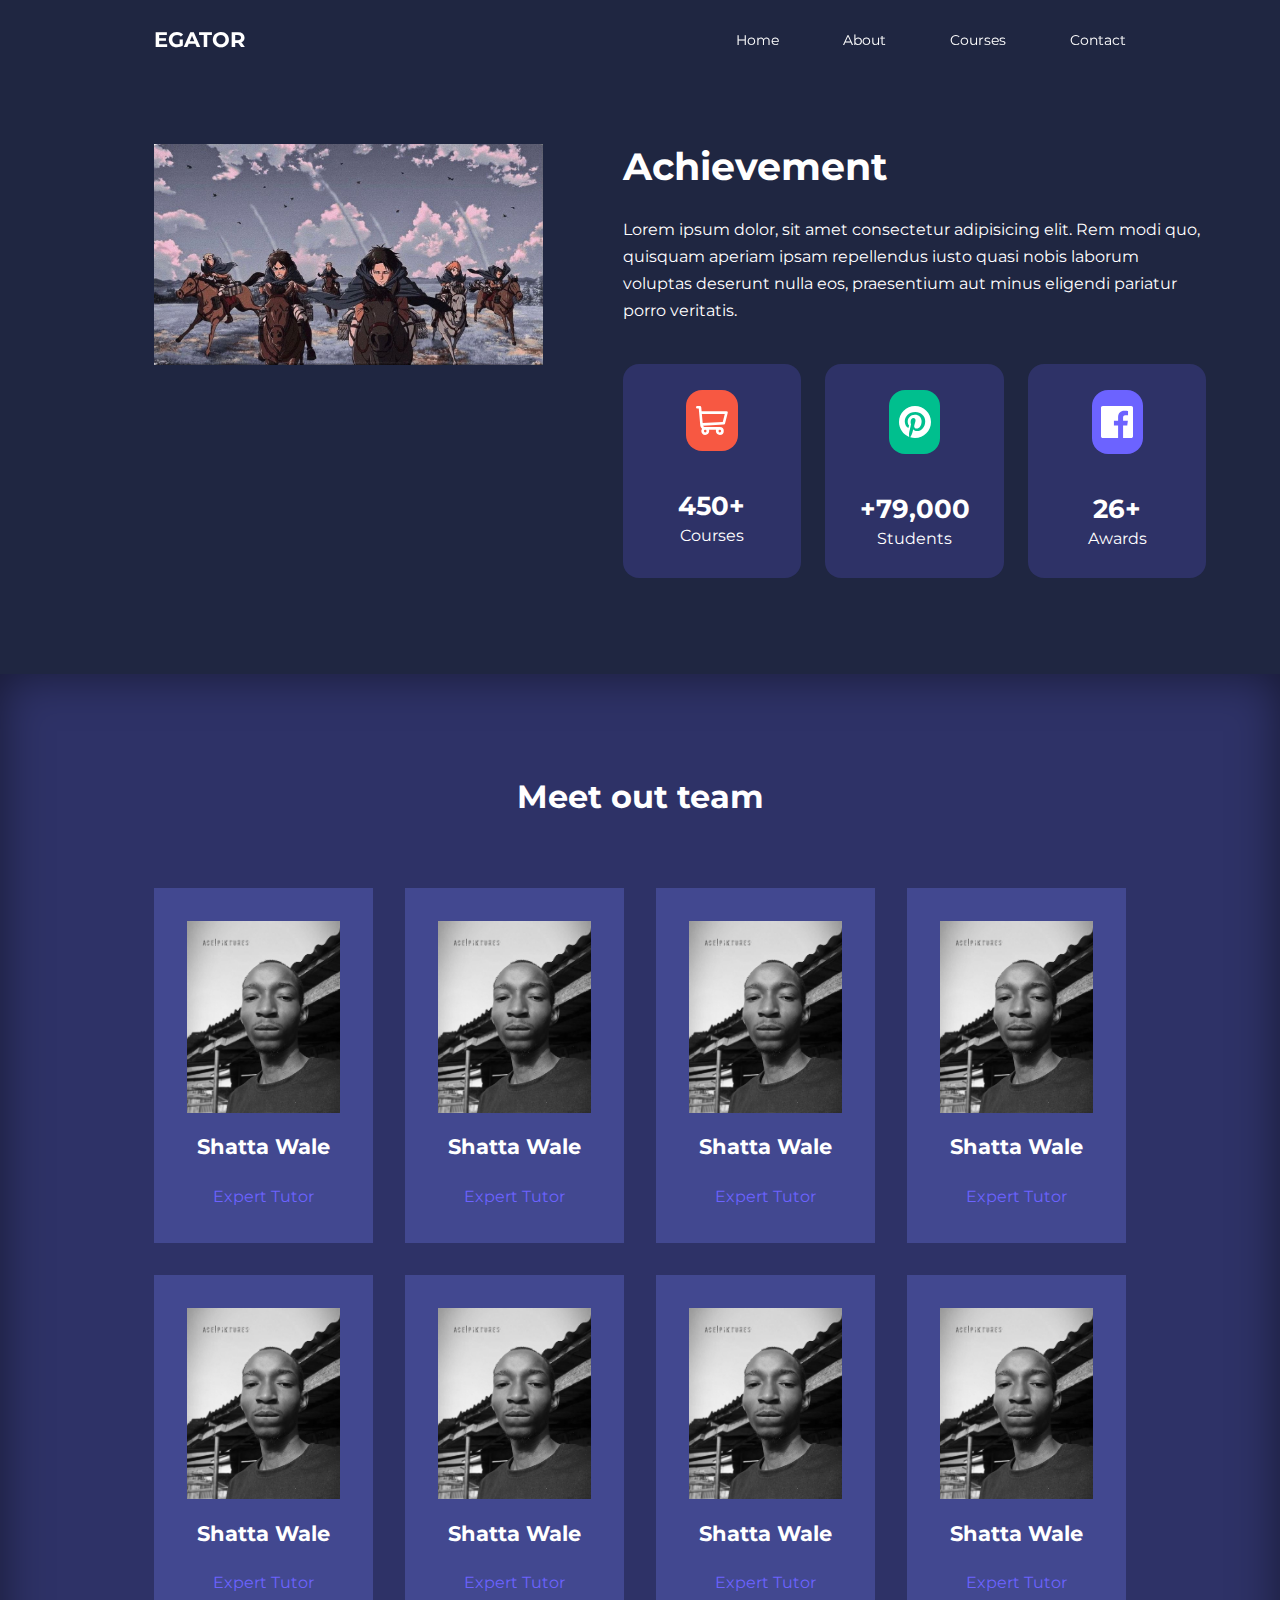
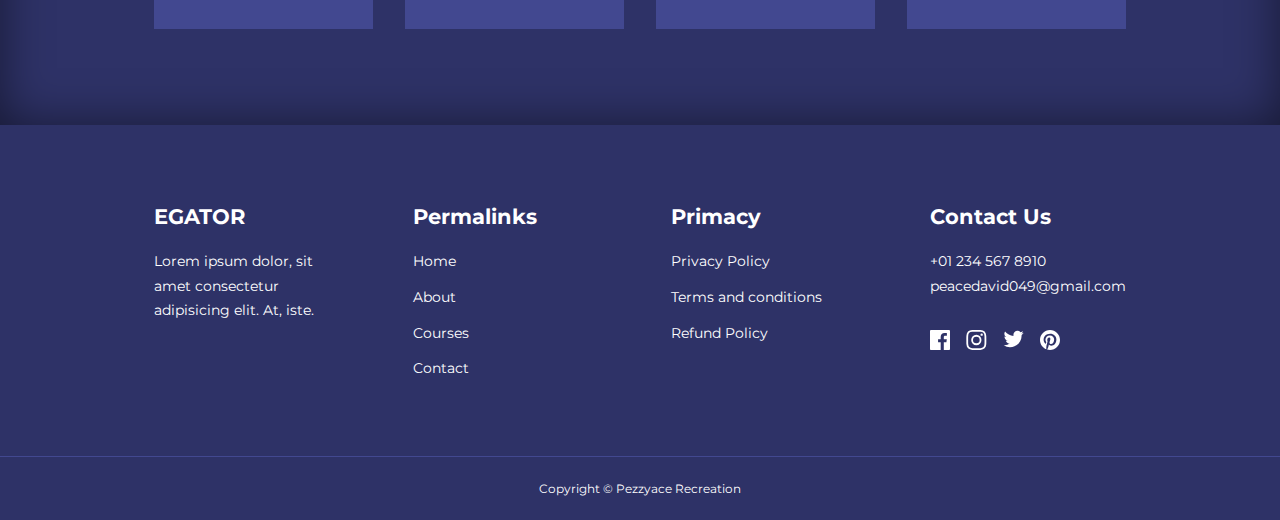
<file: about.html>
<!DOCTYPE html>
<html lang="en">
<head>
  <meta charset="UTF-8">
  <meta name="viewport" content="width=device-width, initial-scale=1.0">
  <title>Responsive Multipage using HTML, CSS and JS</title>

  <!-- STYLES LINK -->
  <link rel="stylesheet" href="styles/about.css">


  <!-- GOOGLE FONTS LINK -->
  <link rel="preconnect" href="https://fonts.googleapis.com">
  <link rel="preconnect" href="https://fonts.gstatic.com" crossorigin>
  <link href="https://fonts.googleapis.com/css2?family=Montserrat:wght@300;400;500;600;700;800;900&display=swap" rel="stylesheet">

</head>
<body>
  <nav>
    <div class="container nav-container">
      <a href="index.html"><h4>EGATOR</h4></a>
      <ul class="nav-menu" id="nav-menu">
        <li><a href="index.html">Home</a></li>
        <li><a href="about.html">About</a></li>
        <li><a href="courses.html">Courses</a></li>
        <li><a href="contact.html">Contact</a></li>
      </ul>
      <button id="open-menu-btn"><img src="images/icon-menu.svg" alt=""></button>
      <button id="close-menu-btn"><img src="images/icon-close.svg" alt=""></button>
    </div>
  </nav>

  <section class="about-achievements">
    <div class="container about-achievement-container">
      <div class="about-achievement-left">
        <img src="images/Attack on Titan.jfif" alt="image" class="">
      </div>
      <div class="about-achievement-right">
        <h1>Achievement</h1>
        <p>
          Lorem ipsum dolor, sit amet consectetur adipisicing elit. Rem modi quo, quisquam aperiam ipsam repellendus iusto quasi nobis laborum voluptas deserunt nulla eos, praesentium aut minus eligendi pariatur porro veritatis.
        </p>
        <div class="achievement-cards">
          <article class="achievement-card">
            <span class="achievement-icon">
              <img src="images/icon-cart.svg" alt="" class="icon">
            </span>
            <h3>450+</h3>
            <p>Courses</p>
          </article>
          <article class="achievement-card">
            <span class="achievement-icon">
              <img src="images/icon-pinterest.svg" alt="" class="icon">
            </span>
            <h3>+79,000</h3>
            <p>Students</p>
          </article>
          <article class="achievement-card">
            <span class="achievement-icon">
              <img src="images/icon-facebook.svg" alt="" class="icon">
            </span>
            <h3>26+</h3>
            <p>Awards</p>
          </article>
        </div>
      </div>
    </div>
  </section>

  <section class="team">
    <h2>Meet out team</h2>
    <div class="container team-container">

      <article class="team-member">
        <div class="team-member-image">
          <img src="images/pezzyace_1696088713897.jpeg" alt="">
        </div>
        <div class="team-member-info">
          <h4>Shatta Wale</h4>
          <p>Expert Tutor</p>
        </div>
        <div class="team-member-social">
          <a href="https://www.twitter.com" target="_blank" class="">
            <img src="images/icon-twitter.svg" alt="" class="">
          </a>
          <a href="https://www.instagram.com" target="_blank" class="">
            <img src="images/icon-instagram.svg" alt="" class="">
          </a>
          <a href="https://www.facebook.com" target="_blank" class="">
            <img src="images/icon-facebook.svg" alt="" class="">
          </a>
        </div>
      </article>

      <article class="team-member">
        <div class="team-member-image">
          <img src="images/pezzyace_1696088713897.jpeg" alt="">
        </div>
        <div class="team-member-info">
          <h4>Shatta Wale</h4>
          <p>Expert Tutor</p>
        </div>
        <div class="team-member-social">
          <a href="https://www.twitter.com" target="_blank" class="">
            <img src="images/icon-twitter.svg" alt="" class="">
          </a>
          <a href="https://www.instagram.com" target="_blank" class="">
            <img src="images/icon-instagram.svg" alt="" class="">
          </a>
          <a href="https://www.facebook.com" target="_blank" class="">
            <img src="images/icon-facebook.svg" alt="" class="">
          </a>
        </div>
      </article>

      <article class="team-member">
        <div class="team-member-image">
          <img src="images/pezzyace_1696088713897.jpeg" alt="">
        </div>
        <div class="team-member-info">
          <h4>Shatta Wale</h4>
          <p>Expert Tutor</p>
        </div>
        <div class="team-member-social">
          <a href="https://www.twitter.com" target="_blank" class="">
            <img src="images/icon-twitter.svg" alt="" class="">
          </a>
          <a href="https://www.instagram.com" target="_blank" class="">
            <img src="images/icon-instagram.svg" alt="" class="">
          </a>
          <a href="https://www.facebook.com" target="_blank" class="">
            <img src="images/icon-facebook.svg" alt="" class="">
          </a>
        </div>
      </article>

      <article class="team-member">
        <div class="team-member-image">
          <img src="images/pezzyace_1696088713897.jpeg" alt="">
        </div>
        <div class="team-member-info">
          <h4>Shatta Wale</h4>
          <p>Expert Tutor</p>
        </div>
        <div class="team-member-social">
          <a href="https://www.twitter.com" target="_blank" class="">
            <img src="images/icon-twitter.svg" alt="" class="">
          </a>
          <a href="https://www.instagram.com" target="_blank" class="">
            <img src="images/icon-instagram.svg" alt="" class="">
          </a>
          <a href="https://www.facebook.com" target="_blank" class="">
            <img src="images/icon-facebook.svg" alt="" class="">
          </a>
        </div>
      </article>

      <article class="team-member">
        <div class="team-member-image">
          <img src="images/pezzyace_1696088713897.jpeg" alt="">
        </div>
        <div class="team-member-info">
          <h4>Shatta Wale</h4>
          <p>Expert Tutor</p>
        </div>
        <div class="team-member-social">
          <a href="https://www.twitter.com" target="_blank" class="">
            <img src="images/icon-twitter.svg" alt="" class="">
          </a>
          <a href="https://www.instagram.com" target="_blank" class="">
            <img src="images/icon-instagram.svg" alt="" class="">
          </a>
          <a href="https://www.facebook.com" target="_blank" class="">
            <img src="images/icon-facebook.svg" alt="" class="">
          </a>
        </div>
      </article>

      <article class="team-member">
        <div class="team-member-image">
          <img src="images/pezzyace_1696088713897.jpeg" alt="">
        </div>
        <div class="team-member-info">
          <h4>Shatta Wale</h4>
          <p>Expert Tutor</p>
        </div>
        <div class="team-member-social">
          <a href="https://www.twitter.com" target="_blank" class="">
            <img src="images/icon-twitter.svg" alt="" class="">
          </a>
          <a href="https://www.instagram.com" target="_blank" class="">
            <img src="images/icon-instagram.svg" alt="" class="">
          </a>
          <a href="https://www.facebook.com" target="_blank" class="">
            <img src="images/icon-facebook.svg" alt="" class="">
          </a>
        </div>
      </article>

      <article class="team-member">
        <div class="team-member-image">
          <img src="images/pezzyace_1696088713897.jpeg" alt="">
        </div>
        <div class="team-member-info">
          <h4>Shatta Wale</h4>
          <p>Expert Tutor</p>
        </div>
        <div class="team-member-social">
          <a href="https://www.twitter.com" target="_blank" class="">
            <img src="images/icon-twitter.svg" alt="" class="">
          </a>
          <a href="https://www.instagram.com" target="_blank" class="">
            <img src="images/icon-instagram.svg" alt="" class="">
          </a>
          <a href="https://www.facebook.com" target="_blank" class="">
            <img src="images/icon-facebook.svg" alt="" class="">
          </a>
        </div>
      </article>

      <article class="team-member">
        <div class="team-member-image">
          <img src="images/pezzyace_1696088713897.jpeg" alt="">
        </div>
        <div class="team-member-info">
          <h4>Shatta Wale</h4>
          <p>Expert Tutor</p>
        </div>
        <div class="team-member-social">
          <a href="https://www.twitter.com" target="_blank" class="">
            <img src="images/icon-twitter.svg" alt="" class="">
          </a>
          <a href="https://www.instagram.com" target="_blank" class="">
            <img src="images/icon-instagram.svg" alt="" class="">
          </a>
          <a href="https://www.facebook.com" target="_blank" class="">
            <img src="images/icon-facebook.svg" alt="" class="">
          </a>
        </div>
      </article>
      
    </div>
  </section>


  <footer>
    <div class="container footer-container">
      <div class="footer-1">
        <a href="index.html" class="footer-logo"><h4>EGATOR</h4></a>
        <p>Lorem ipsum dolor, sit amet consectetur adipisicing elit. At, iste.</p>
      </div>
      
      
      <div class="footer-2">
        <h4>Permalinks</h4>
        <ul class="permalinks">
          <li><a href="index.html">Home</a></li>
          <li><a href="about.html">About</a></li>
          <li><a href="courses.html">Courses</a></li>
          <li><a href="contact">Contact</a></li>
        </ul>
      </div>
      <div class="footer-3">
        <h4>Primacy</h4>
        <ul class="privacy">
          <li><a href="#">Privacy Policy</a></li>
          <li><a href="#">Terms and conditions</a></li>
          <li><a href="#">Refund Policy</a></li>
        </ul>
      </div>
      <div class="footer-4">
        <h4>Contact Us</h4>
        <div>
          <p>+01 234 567 8910</p>
          <p>peacedavid049@gmail.com</p>
        </div>
        <div class="footer-socials">
          <li><a href="#"><img src="images/icon-facebook.svg" alt=""></a></li>
          <li><a href="#"><img src="images/icon-instagram.svg" alt=""></a></li>
          <li><a href="#"><img src="images/icon-twitter.svg" alt=""></a></li>
          <li><a href="#"><img src="images/icon-pinterest.svg" alt=""></a></li>
        </div>
      </div>
    </div>
    <div class="footer-copyright">
      <small>Copyright &copy; Pezzyace Recreation</small>
    </div>
  </footer>

  <script src="main.js"></script>
</body>
</html>
</file>
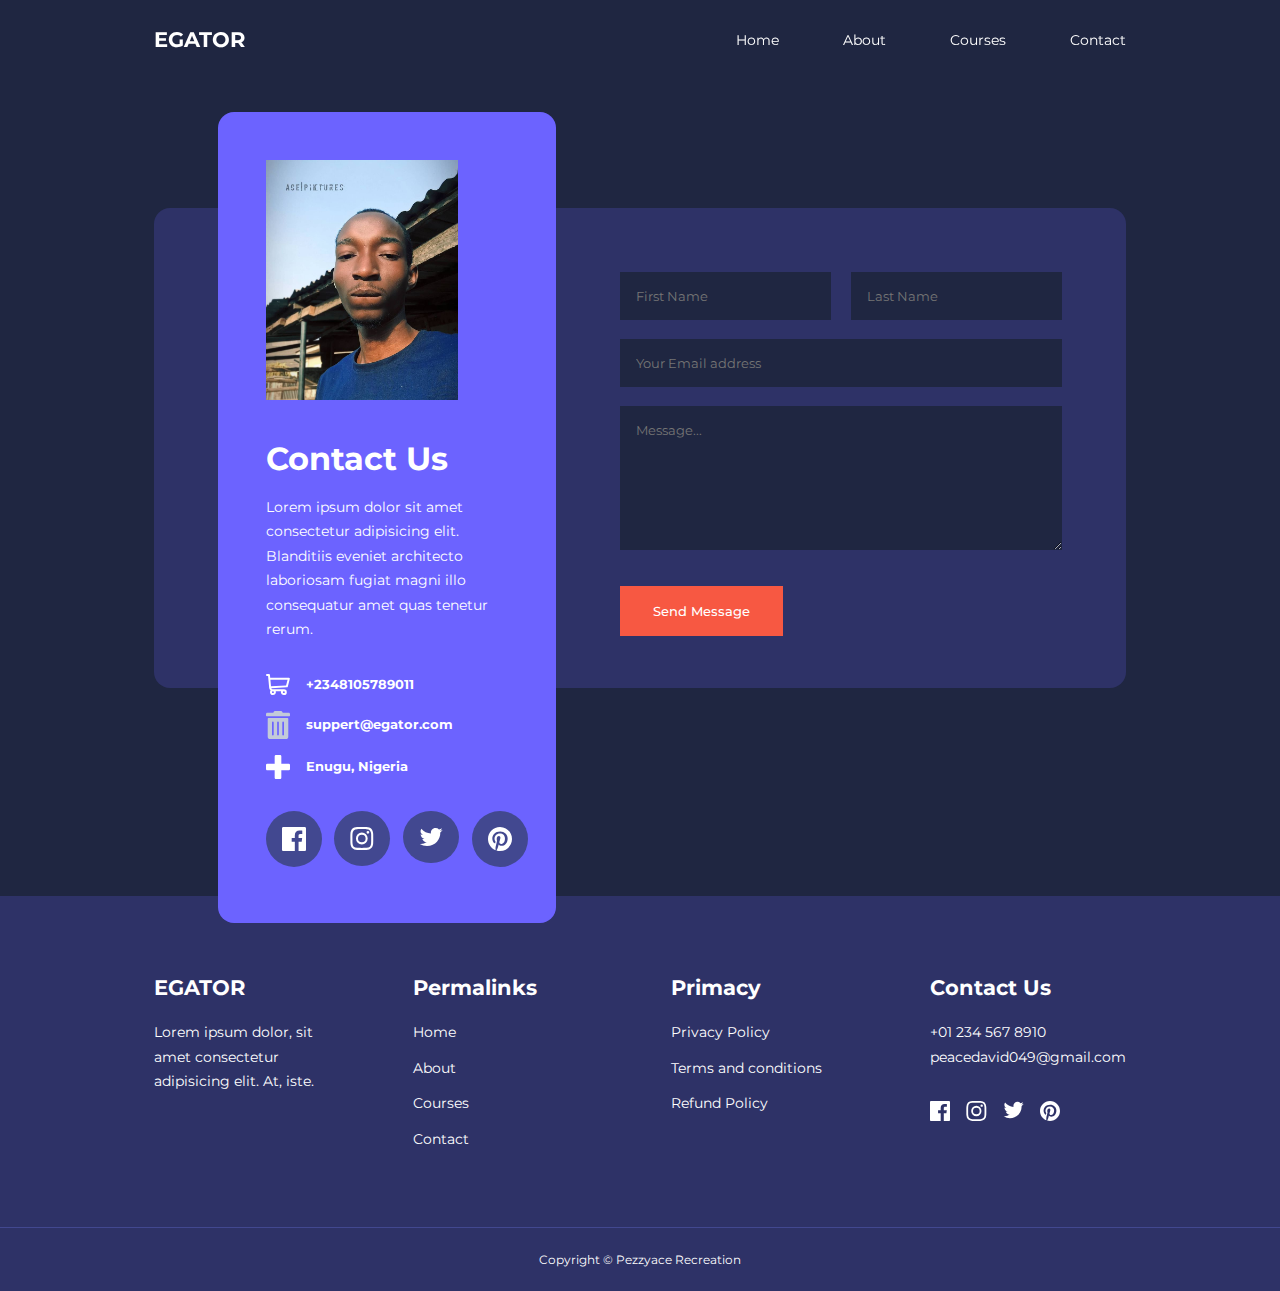
<file: contact.html>
<!DOCTYPE html>
<html lang="en">
<head>
  <meta charset="UTF-8">
  <meta name="viewport" content="width=device-width, initial-scale=1.0">
  <title>Responsive Multipage using HTML, CSS and JS</title>

  <!-- STYLES LINK -->
  <link rel="stylesheet" href="styles/contact.css">


  <!-- GOOGLE FONTS LINK -->
  <link rel="preconnect" href="https://fonts.googleapis.com">
  <link rel="preconnect" href="https://fonts.gstatic.com" crossorigin>
  <link href="https://fonts.googleapis.com/css2?family=Montserrat:wght@300;400;500;600;700;800;900&display=swap" rel="stylesheet">

</head>
<body>
  <nav>
    <div class="container nav-container">
      <a href="index.html"><h4>EGATOR</h4></a>
      <ul class="nav-menu" id="nav-menu">
        <li><a href="index.html">Home</a></li>
        <li><a href="about.html">About</a></li>
        <li><a href="courses.html">Courses</a></li>
        <li><a href="contact.html">Contact</a></li>
      </ul>
      <button id="open-menu-btn"><img src="images/icon-menu.svg" alt=""></button>
      <button id="close-menu-btn"><img src="images/icon-close.svg" alt=""></button>
    </div>
  </nav>

  <section class="contact">
    <div class="container contact-container">
      <aside class="contact-aside">
        <div class="aside-image">
          <img src="images/pezzyace_1696088713897.jpeg" alt="" class="">
        </div>
        <h2>Contact Us</h2>
        <p>Lorem ipsum dolor sit amet consectetur adipisicing elit. Blanditiis eveniet architecto laboriosam fugiat magni illo consequatur amet quas tenetur rerum.</p>
        <ul class="contact-details">
          <li>
            <img src="images/icon-cart.svg" alt="" class="">
            <h5>+2348105789011</h5>
          </li>
          <li>
            <img src="images/icon-delete.svg" alt="" class="">
            <h5>suppert@egator.com</h5>
          </li>
          <li>
            <img src="images/icon-plus.svg" alt="" class="">
            <h5>Enugu, Nigeria</h5>
          </li>
        </ul>
        <ul class="contact-socials">
          <li>
            <a href="https://www.facebook.com"><img src="images/icon-facebook.svg" alt=""></a>
          </li>
          <li>
            <a href="https://www.instagram.com"><img src="images/icon-instagram.svg" alt=""></a>
          </li>
          <li>
            <a href="https://www.twitter.com"><img src="images/icon-twitter.svg" alt=""></a>
          </li>
          <li>
            <a href="https://www.pintrest.com"><img src="images/icon-pinterest.svg" alt=""></a>
          </li>
        </ul>
      </aside>

      <form action="https://formspree.io/f/mwkgkaeg" method="POST">
        <div class="form-name">
          <input type="text" name="First Name" placeholder="First Name" required>
          <input type="text" name="Last Name" placeholder="Last Name" required>
        </div>
        <input type="email" name="Email Address" placeholder="Your Email address" required>
        <textarea name="Message" rows="7" placeholder="Message..."></textarea>
        <button class="btn btn-primary">Send Message</button>
      </form>
    </div>
  </section>
  
  <footer>
    <div class="container footer-container">
      <div class="footer-1">
        <a href="index.html" class="footer-logo"><h4>EGATOR</h4></a>
        <p>Lorem ipsum dolor, sit amet consectetur adipisicing elit. At, iste.</p>
      </div>
      
      
      <div class="footer-2">
        <h4>Permalinks</h4>
        <ul class="permalinks">
          <li><a href="index.html">Home</a></li>
          <li><a href="about.html">About</a></li>
          <li><a href="courses.html">Courses</a></li>
          <li><a href="contact">Contact</a></li>
        </ul>
      </div>
      <div class="footer-3">
        <h4>Primacy</h4>
        <ul class="privacy">
          <li><a href="#">Privacy Policy</a></li>
          <li><a href="#">Terms and conditions</a></li>
          <li><a href="#">Refund Policy</a></li>
        </ul>
      </div>
      <div class="footer-4">
        <h4>Contact Us</h4>
        <div>
          <p>+01 234 567 8910</p>
          <p>peacedavid049@gmail.com</p>
        </div>
        <div class="footer-socials">
          <li><a href="#"><img src="images/icon-facebook.svg" alt=""></a></li>
          <li><a href="#"><img src="images/icon-instagram.svg" alt=""></a></li>
          <li><a href="#"><img src="images/icon-twitter.svg" alt=""></a></li>
          <li><a href="#"><img src="images/icon-pinterest.svg" alt=""></a></li>
        </div>
      </div>
    </div>
    <div class="footer-copyright">
      <small>Copyright &copy; Pezzyace Recreation</small>
    </div>
  </footer>

  <script src="main.js"></script>
  
</body>
</html>
</file>
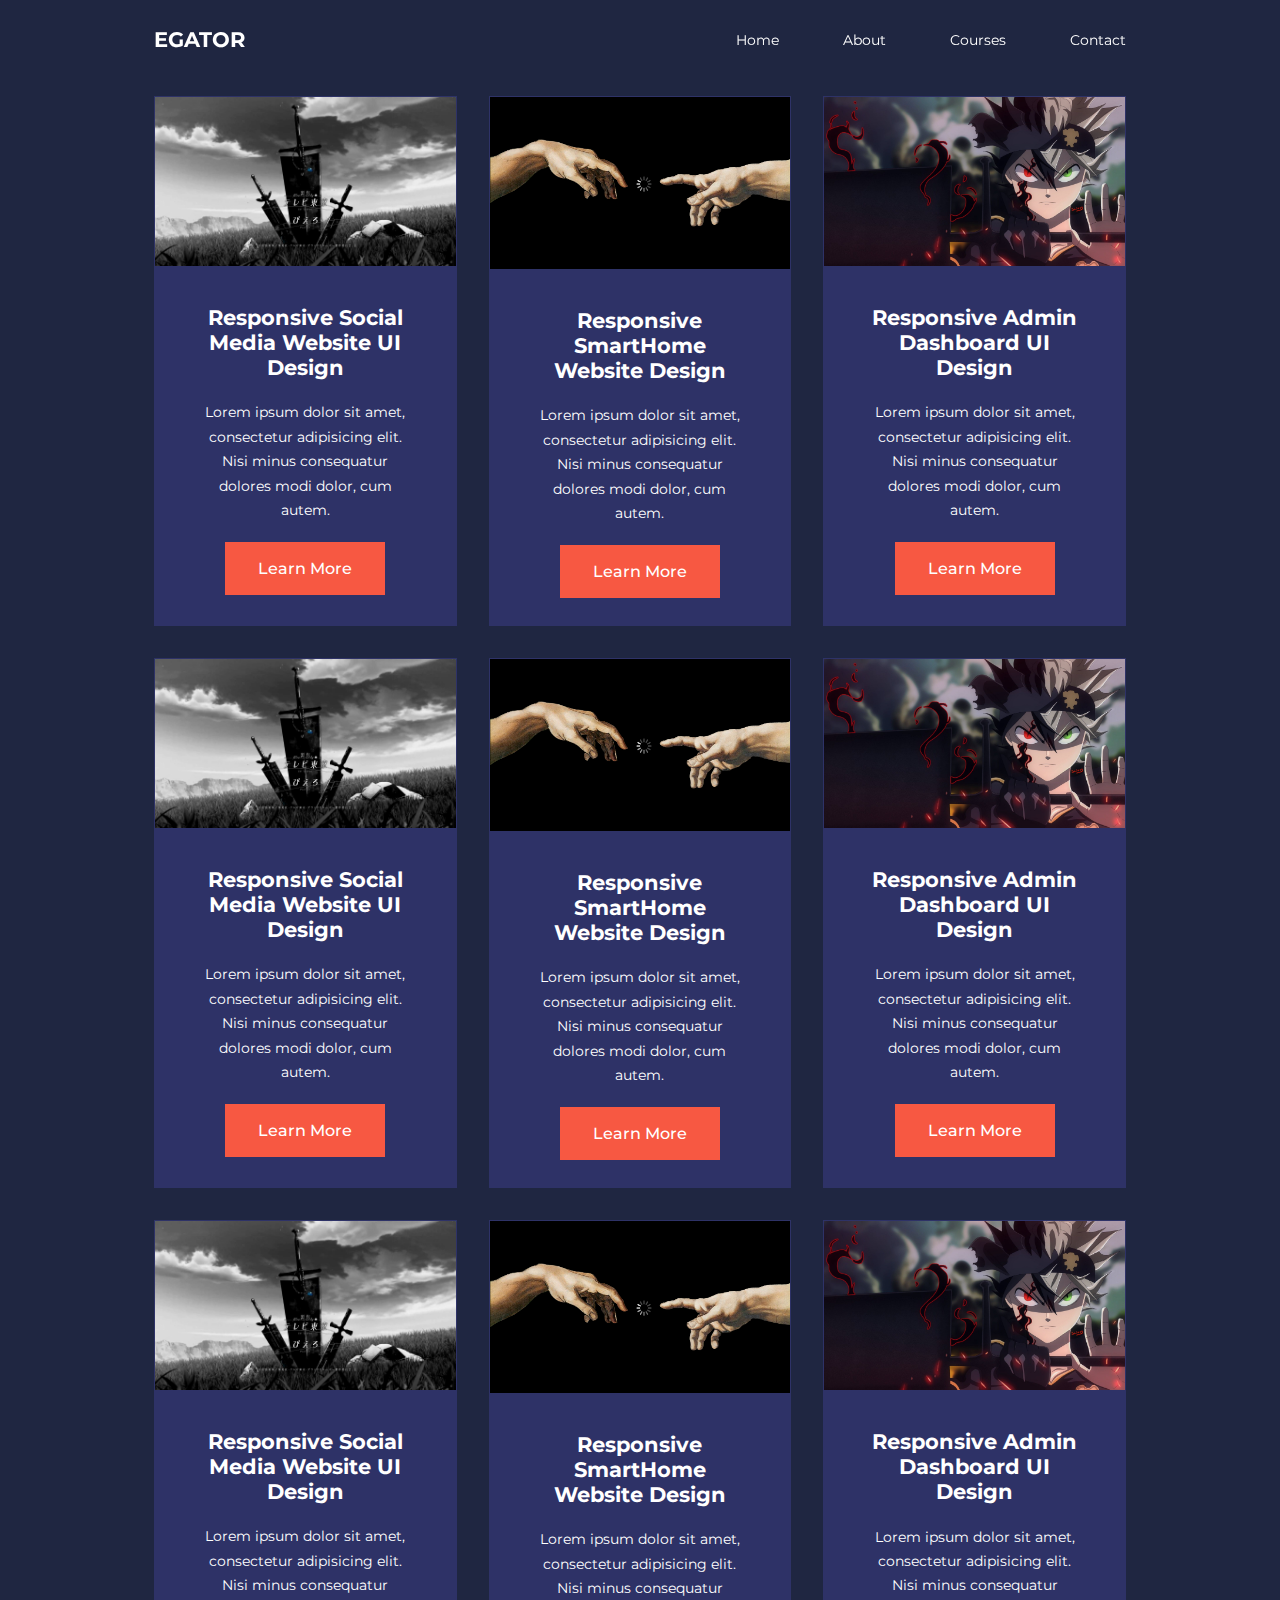
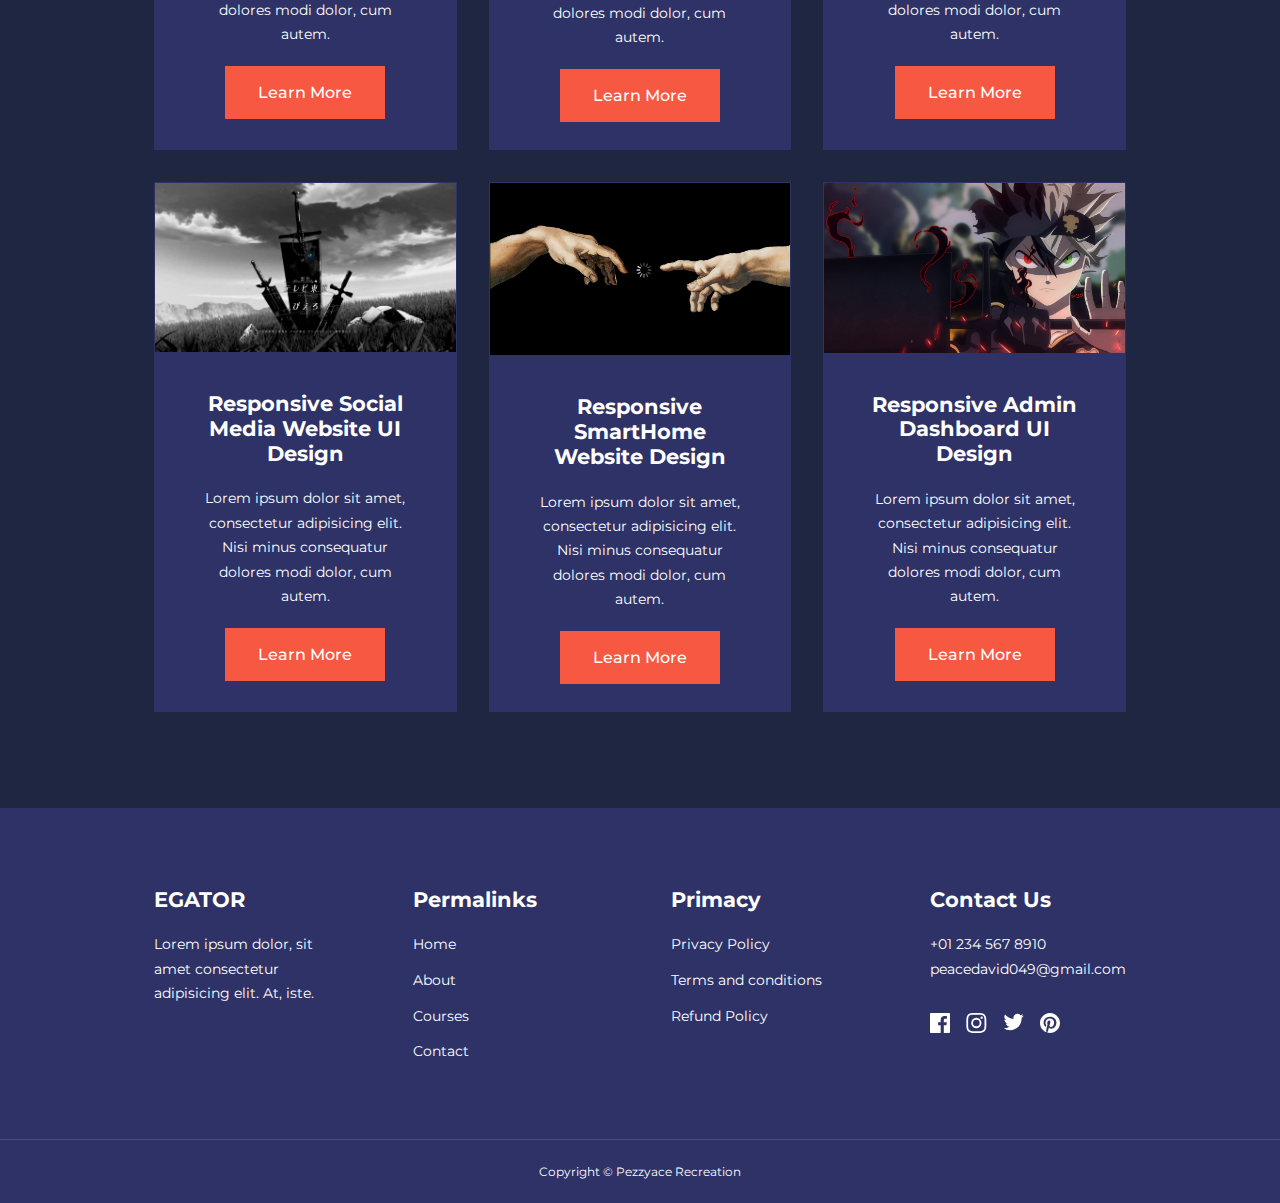
<file: courses.html>
<!DOCTYPE html>
<html lang="en">
<head>
  <meta charset="UTF-8">
  <meta name="viewport" content="width=device-width, initial-scale=1.0">
  <title>Responsive Multipage using HTML, CSS and JS</title>

  <!-- STYLES LINK -->
  <link rel="stylesheet" href="styles/courses.css">


  <!-- GOOGLE FONTS LINK -->
  <link rel="preconnect" href="https://fonts.googleapis.com">
  <link rel="preconnect" href="https://fonts.gstatic.com" crossorigin>
  <link href="https://fonts.googleapis.com/css2?family=Montserrat:wght@300;400;500;600;700;800;900&display=swap" rel="stylesheet">

</head>
<body>
  <nav>
    <div class="container nav-container">
      <a href="index.html"><h4>EGATOR</h4></a>
      <ul class="nav-menu" id="nav-menu">
        <li><a href="index.html">Home</a></li>
        <li><a href="about.html">About</a></li>
        <li><a href="courses.html">Courses</a></li>
        <li><a href="contact.html">Contact</a></li>
      </ul>
      <button id="open-menu-btn"><img src="images/icon-menu.svg" alt=""></button>
      <button id="close-menu-btn"><img src="images/icon-close.svg" alt=""></button>
    </div>
  </nav>

  <section class="courses">
    <div class="container courses-container">
      <article class="course">
        <div class="course-image">
          <img src="images/download (5).jfif" alt="">
        </div>
        <div class="course-info">
          <h4>Responsive Social Media Website UI Design</h4>
          <p>Lorem ipsum dolor sit amet, consectetur adipisicing elit. Nisi minus consequatur dolores modi dolor, cum autem.</p>
          <a href="courses.html" class="btn btn-primary">Learn More</a>
        </div>
      </article>
      <article class="course">
        <div class="course-image">
          <img src="images/download (1).png" alt="">
        </div>
        <div class="course-info">
          <h4>Responsive SmartHome Website Design</h4>
          <p>Lorem ipsum dolor sit amet, consectetur adipisicing elit. Nisi minus consequatur dolores modi dolor, cum autem.</p>
          <a href="courses.html" class="btn btn-primary">Learn More</a>
        </div>
      </article>
      <article class="course">
        <div class="course-image">
          <img src="images/download (3).jfif" alt="">
        </div>
        <div class="course-info">
          <h4>Responsive Admin Dashboard UI Design</h4>
          <p>Lorem ipsum dolor sit amet, consectetur adipisicing elit. Nisi minus consequatur dolores modi dolor, cum autem.</p>
          <a href="courses.html" class="btn btn-primary">Learn More</a>
        </div>
      </article>

      <article class="course">
        <div class="course-image">
          <img src="images/download (5).jfif" alt="">
        </div>
        <div class="course-info">
          <h4>Responsive Social Media Website UI Design</h4>
          <p>Lorem ipsum dolor sit amet, consectetur adipisicing elit. Nisi minus consequatur dolores modi dolor, cum autem.</p>
          <a href="courses.html" class="btn btn-primary">Learn More</a>
        </div>
      </article>
      <article class="course">
        <div class="course-image">
          <img src="images/download (1).png" alt="">
        </div>
        <div class="course-info">
          <h4>Responsive SmartHome Website Design</h4>
          <p>Lorem ipsum dolor sit amet, consectetur adipisicing elit. Nisi minus consequatur dolores modi dolor, cum autem.</p>
          <a href="courses.html" class="btn btn-primary">Learn More</a>
        </div>
      </article>
      <article class="course">
        <div class="course-image">
          <img src="images/download (3).jfif" alt="">
        </div>
        <div class="course-info">
          <h4>Responsive Admin Dashboard UI Design</h4>
          <p>Lorem ipsum dolor sit amet, consectetur adipisicing elit. Nisi minus consequatur dolores modi dolor, cum autem.</p>
          <a href="courses.html" class="btn btn-primary">Learn More</a>
        </div>
      </article>

      <article class="course">
        <div class="course-image">
          <img src="images/download (5).jfif" alt="">
        </div>
        <div class="course-info">
          <h4>Responsive Social Media Website UI Design</h4>
          <p>Lorem ipsum dolor sit amet, consectetur adipisicing elit. Nisi minus consequatur dolores modi dolor, cum autem.</p>
          <a href="courses.html" class="btn btn-primary">Learn More</a>
        </div>
      </article>
      <article class="course">
        <div class="course-image">
          <img src="images/download (1).png" alt="">
        </div>
        <div class="course-info">
          <h4>Responsive SmartHome Website Design</h4>
          <p>Lorem ipsum dolor sit amet, consectetur adipisicing elit. Nisi minus consequatur dolores modi dolor, cum autem.</p>
          <a href="courses.html" class="btn btn-primary">Learn More</a>
        </div>
      </article>
      <article class="course">
        <div class="course-image">
          <img src="images/download (3).jfif" alt="">
        </div>
        <div class="course-info">
          <h4>Responsive Admin Dashboard UI Design</h4>
          <p>Lorem ipsum dolor sit amet, consectetur adipisicing elit. Nisi minus consequatur dolores modi dolor, cum autem.</p>
          <a href="courses.html" class="btn btn-primary">Learn More</a>
        </div>
      </article>

      <article class="course">
        <div class="course-image">
          <img src="images/download (5).jfif" alt="">
        </div>
        <div class="course-info">
          <h4>Responsive Social Media Website UI Design</h4>
          <p>Lorem ipsum dolor sit amet, consectetur adipisicing elit. Nisi minus consequatur dolores modi dolor, cum autem.</p>
          <a href="courses.html" class="btn btn-primary">Learn More</a>
        </div>
      </article>
      <article class="course">
        <div class="course-image">
          <img src="images/download (1).png" alt="">
        </div>
        <div class="course-info">
          <h4>Responsive SmartHome Website Design</h4>
          <p>Lorem ipsum dolor sit amet, consectetur adipisicing elit. Nisi minus consequatur dolores modi dolor, cum autem.</p>
          <a href="courses.html" class="btn btn-primary">Learn More</a>
        </div>
      </article>
      <article class="course">
        <div class="course-image">
          <img src="images/download (3).jfif" alt="">
        </div>
        <div class="course-info">
          <h4>Responsive Admin Dashboard UI Design</h4>
          <p>Lorem ipsum dolor sit amet, consectetur adipisicing elit. Nisi minus consequatur dolores modi dolor, cum autem.</p>
          <a href="courses.html" class="btn btn-primary">Learn More</a>
        </div>
      </article>
    </div>
  </section>


  
  <footer>
    <div class="container footer-container">
      <div class="footer-1">
        <a href="index.html" class="footer-logo"><h4>EGATOR</h4></a>
        <p>Lorem ipsum dolor, sit amet consectetur adipisicing elit. At, iste.</p>
      </div>
      
      <div class="footer-2">
        <h4>Permalinks</h4>
        <ul class="permalinks">
          <li><a href="index.html">Home</a></li>
          <li><a href="about.html">About</a></li>
          <li><a href="courses.html">Courses</a></li>
          <li><a href="contact">Contact</a></li>
        </ul>
      </div>
      <div class="footer-3">
        <h4>Primacy</h4>
        <ul class="privacy">
          <li><a href="#">Privacy Policy</a></li>
          <li><a href="#">Terms and conditions</a></li>
          <li><a href="#">Refund Policy</a></li>
        </ul>
      </div>
      <div class="footer-4">
        <h4>Contact Us</h4>
        <div>
          <p>+01 234 567 8910</p>
          <p>peacedavid049@gmail.com</p>
        </div>
        <div class="footer-socials">
          <li><a href="#"><img src="images/icon-facebook.svg" alt=""></a></li>
          <li><a href="#"><img src="images/icon-instagram.svg" alt=""></a></li>
          <li><a href="#"><img src="images/icon-twitter.svg" alt=""></a></li>
          <li><a href="#"><img src="images/icon-pinterest.svg" alt=""></a></li>
        </div>
      </div>
    </div>
    <div class="footer-copyright">
      <small>Copyright &copy; Pezzyace Recreation</small>
    </div>
  </footer>

  <script src="main.js"></script>
</body>
</html>
</file>
<file: styles/about.css>
@import './styles.css';

/* ABOUT ACHIEVEMENT */
.about-achievements{
  margin-top: 3rem;
}
.about-achievement-container{
  display: grid;
  grid-template-columns: 40% 60%;
  gap: 5rem;
}
.about-achievement-right > p{ 
  margin: 1.6rem 0 2.5rem;
}
.achievement-cards{
  display:grid;
  grid-template-columns: repeat(3, 1fr);
  gap: 1.5rem;
}
.achievement-card{
  background: var(--color-bg1);
  padding: 1.6rem;
  border-radius: 1rem;
  text-align: center;
  transition: var(--transition);
}
.achievement-card:hover{
  background: var(--color-bg2);
  box-shadow: 0 3rem 3rem rgba(0, 0, 0, 0.3);
}
.achievement-icon{
  background: var(--color-danger);
  padding: 1rem 0.6rem;
  border-radius: 1rem;
  display: inline-block;
  margin-bottom: 2rem;
  width: 3.2rem;
}
.achievement-icon .icon{
  width: 2rem;
}
.achievement-card:nth-child(2) .achievement-icon{
  background: var(--color-success);
}
.achievement-card:nth-child(3) .achievement-icon{
  background: var(--color-primary);
}

/********************************** TEAM *************************************/
.team{
  background: var(--color-bg1);
  box-shadow: inset 0 0 3rem rgba(0, 0, 0, 0.5);
}

.team-container{
  display: grid;
  grid-template-columns: repeat(4, 1fr);
  gap: 2rem;
}
.team-member{
  background: var(--color-bg2);
  padding: 2rem;
  border: 1px solid transparent;
  transition: var(--transition);
  position: relative;
  overflow: hidden;
}
.team-member:hover{
  background: transparent;
  border-color: var(--color-primary);
}
.team-member-image img{
  filter: saturate(0);
}
.team-member:hover img{
  filter: saturate(1);
}
.team-member-info *{
  text-align: center;
  margin-top: 1.4rem;
}
.team-member-info p{
  color: var(--color-primary);
}
.team-member-social{
  position: absolute;
  top: 50%;
  transform: translateY(-50%);
  right: -100%;
  display: flex;
  flex-direction: column;
  background: var(--color-primary);
  border-radius: 1rem 0 0 1rem;
  box-shadow: -2rem 0 2rem rgba(0, 0, 0, 0.3);
  transition: var(--transition)
}
.team-member:hover .team-member-social{
  right: 0;
}
.team-member-social a{
  padding: 1.5rem;
}
.team-member-social a img{
  width: 2rem;
}


/* MEDIA QUIRES (TABLET) */
@media screen and (max-width: 1024px){
  .about-achievement{
    margin-top: 2rem,
  }
  .about-achievement-container{
    grid-template-columns: 1fr;
    gap: 4rem;
  }
  .about-achievement-left{
    width: 80%;
    margin: 0 auto;
  }
  .team-container{
    grid-template-columns: repeat(3, 1fr);
    gap: 1.5rem;
  }
  .team-member{
    padding: 1rem;
  }
}

/* MEDIA QUIRES (MOBILE) */
@media screen and (max-width: 660px){
  .achievement-cards{
    grid-template-columns: 1fr 1fr;
    gap: 0.7rem;
  }
  .team-container{
    grid-template-columns: repeat(2, 1fr);
    gap: 0.7rem;
  }
  .team-member{
    padding: 0;
  }
  .team-member p{
    margin-bottom: 1.5rem;
  }
  .team-member-social a{
    padding: 0.7rem;
  }
  .team-member-social a img{
    width: 1.5rem;
  }
}
</file>
<file: styles/contact.css>
@import './styles.css';

.contact-container{
  background: var(--color-bg1);
  padding: 4rem;
  display: grid;
  grid-template-columns: 40% 60%;
  gap: 4rem;
  height: 30rem;
  margin: 7rem auto;
  border-radius: 1rem;
}

.contact-aside{
  background: var(--color-primary);
  padding: 3rem;
  border-radius: 1rem;
  position: relative;
  bottom: 10rem;
}

.aside-image{
  width: 12rem; 
  margin-bottom: 2rem;
}
.contact-aside h2{
  text-align: left;
  margin-bottom: 0.5rem;
}
.contact-aside p{
  font-size: 0.9rem;
  margin-bottom: 2rem;
}
.contact-details li{
  display: flex;
  gap: 1rem;
  align-items: center;
  margin-bottom: 1rem;
}
.contact-details li img{
  width: 1.5rem;
}
.contact-socials{
  display: flex;
  gap: 0.8rem;
  margin-top: 2rem;
}
.contact-socials a{
  background: var(--color-bg2);
  padding: 1rem;
  border-radius: 50%;
  font-size: 0.9rem;
  transition: var(--transition);
  display: inline-block;
}
.contact-socials a:hover{
  background: transparent;
}
.contact-socials a img{
  width: 1.5rem;
}

form{
  display: flex;
  flex-direction: column;
  gap: 1.2rem;
  margin-right: 4rem;
}
.form-name{
  display: flex;
  gap: 1.2rem;
}
.contact-form input[type="text"]{
  width: 50%;
}
input, textarea{
  width: 100%;
  padding: 1rem;
  background: var(--color-bg);
  color: var(--color-white);
}
form .btn{
  width: max-content;
  margin-top: 1rem;
  cursor: pointer;
}


/* MEDIA QUIRES (TABLET) */
@media screen and (max-width: 1024px){
  .contact{
    padding-bottom: 0;
  }
  .contact-container{
    gap: 1.5rem;
    margin-top: 3rem;
    height: auto;
    padding: 1.5rem;
    align-items: center;
  }
  .contact-aside{
    width: auto;
    padding: 1.5rem;
    bottom: 0;
  }
  .contact-form{
    align-self: center;
    margin-right: 1.5rem;
  }
}


/* MEDIA QUIRES (MOBILE) */
@media screen and (max-width: 600px){
  .contact-container{
    grid-template-columns: 1fr;
    gap: 3rem;
    margin-top: 0;
    padding: 0;
  }
  form{
    margin: 0 1.5rem 3rem;
  }
  .form-name{
    flex-direction: column;
  }
  .form-name input[type="text"]{
    width: 100%;
  }
}
</file>
<file: styles/courses.css>
@import './styles.css';


/************************ COURSES *************************/
.courses-container{
  display: grid;
  grid-template-columns: repeat(3, 1fr);
  gap: 2rem;
}
.course{
  background: var(--color-bg1);
  text-align: center;
  border: 1px solid transparent;
  transition: var(--transition);
}
.course:hover{
  background: transparent;
  border-color: var(--color-primary);
}
.course-info{
  padding: 2.5rem;
}
.course-info p{
  margin: 1.2rem 0 2rem;
  font-size: 0.9rem;
}


@media screen and  (max-width: 1024px) {
  .courses{
    margin-top: 0;
  }
  .courses-container{
    grid-template-columns: 1fr 1fr;
  }
}

@media screen and (max-width : 600px) {
  .courses-container{
    grid-template-columns: 1fr;
  }
}
</file>
